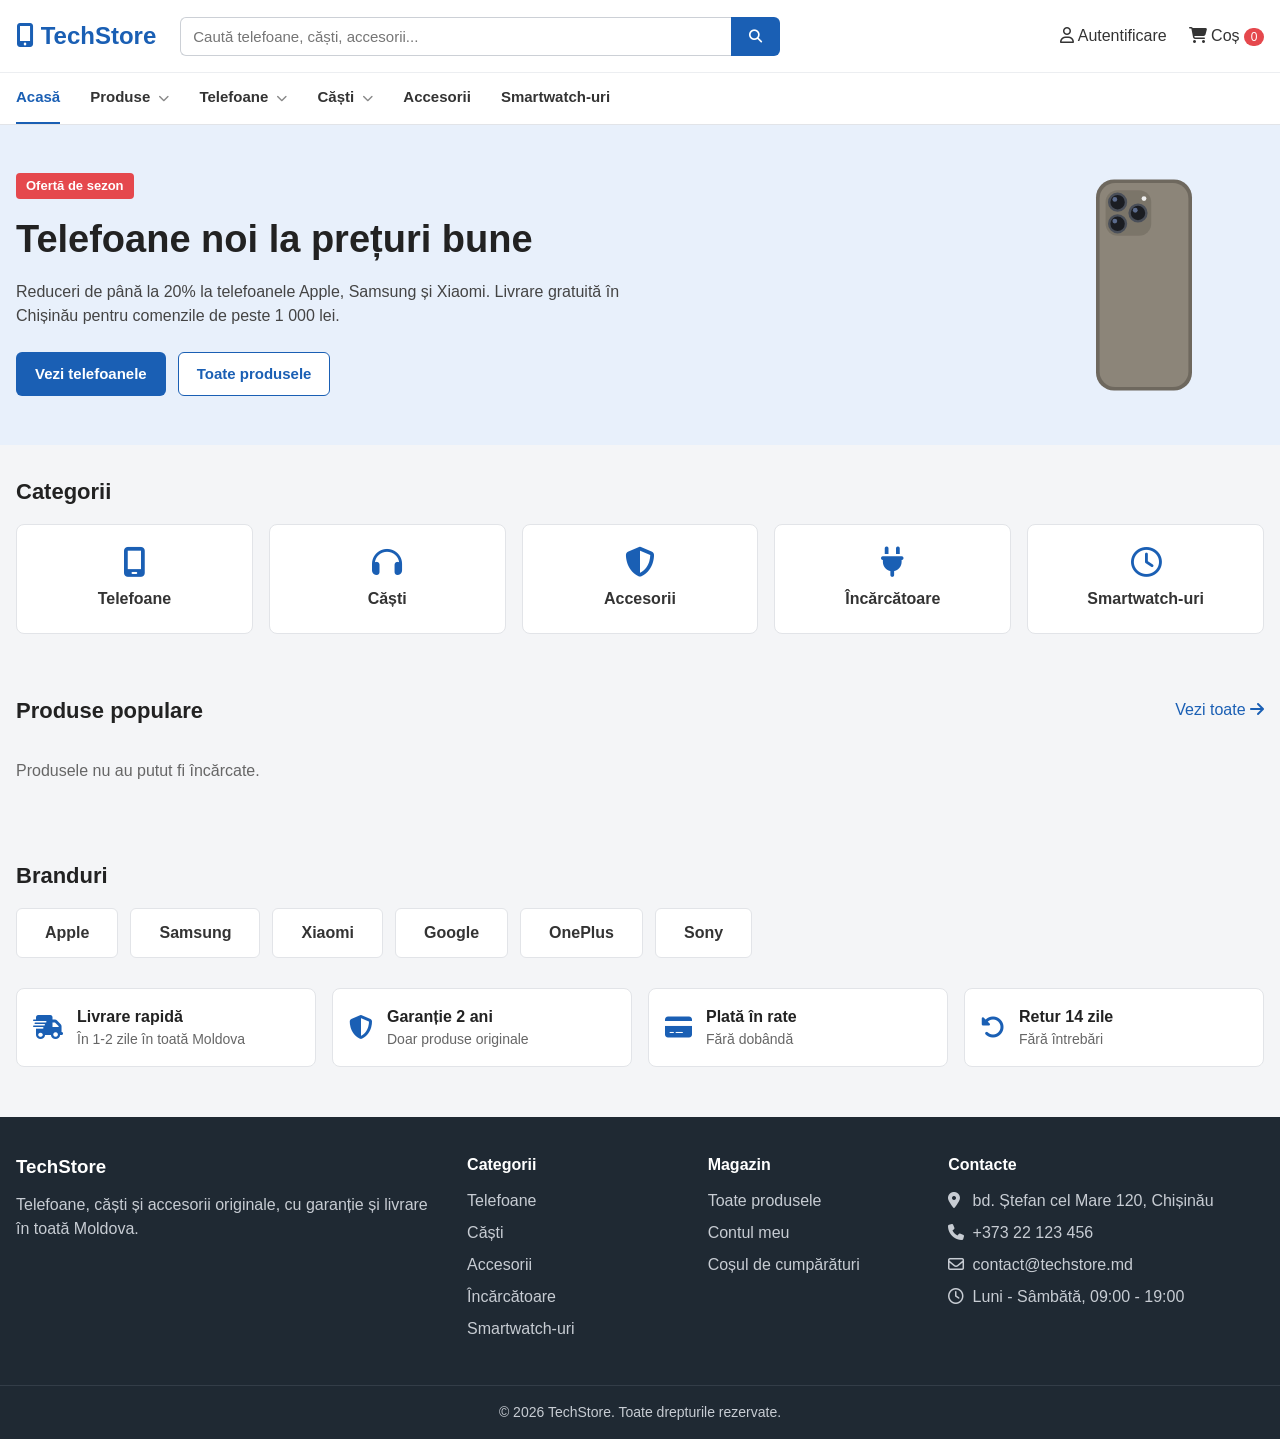
<file: pages/index.html>
<!DOCTYPE html>
<html lang="ro">
<head>
    <meta charset="UTF-8">
    <meta name="viewport" content="width=device-width, initial-scale=1.0">
    <title>TechStore - Telefoane, căști și accesorii</title>
    <link rel="stylesheet" href="https://cdnjs.cloudflare.com/ajax/libs/font-awesome/6.5.1/css/all.min.css">
    <link rel="stylesheet" href="../public/css/style.css">
</head>
<body>
<header class="header">
    <div class="container header-top">
        <a href="index.html" class="logo"><i class="fa-solid fa-mobile-screen-button"></i> TechStore</a>

        <form class="search" action="product.html">
            <input type="text" name="q" id="search-input" placeholder="Caută telefoane, căști, accesorii..." autocomplete="off">
            <button type="submit" aria-label="Căutare"><i class="fa-solid fa-magnifying-glass"></i></button>
        </form>

        <div class="header-icons">
            <a href="login.html" id="account-link"><i class="fa-regular fa-user"></i> <span>Autentificare</span></a>
            <a href="account.html#cart" class="cart-link">
                <i class="fa-solid fa-cart-shopping"></i> <span>Coș</span>
                <span class="cart-count" id="cart-count">0</span>
            </a>
            <button type="button" class="menu-btn" id="menu-btn" aria-label="Meniu"><i class="fa-solid fa-bars"></i></button>
        </div>
    </div>

    <nav class="nav" id="nav">
        <div class="container nav-list">
            <a href="index.html" class="nav-link" data-page="home">Acasă</a>

            <div class="nav-item">
                <a href="product.html" class="nav-link" data-page="products">Produse <i class="fa-solid fa-chevron-down"></i></a>
                <div class="dropdown">
                    <div class="container dropdown-content">
                        <div class="dropdown-col">
                            <h4>Categorii</h4>
                            <a href="product.html">Toate produsele</a>
                            <a href="category.html?c=Telefoane">Telefoane</a>
                            <a href="category.html?c=Căști">Căști</a>
                            <a href="category.html?c=Accesorii">Accesorii</a>
                            <a href="category.html?c=Încărcătoare">Încărcătoare</a>
                            <a href="category.html?c=Smartwatch-uri">Smartwatch-uri</a>
                        </div>
                    </div>
                </div>
            </div>

            <div class="nav-item">
                <a href="category.html?c=Telefoane" class="nav-link" data-page="Telefoane">Telefoane <i class="fa-solid fa-chevron-down"></i></a>
                <div class="dropdown">
                    <div class="container dropdown-content">
                        <div class="dropdown-col">
                            <h4>Branduri</h4>
                            <a href="category.html?c=Telefoane&amp;brand=Apple">Apple</a>
                            <a href="category.html?c=Telefoane&amp;brand=Samsung">Samsung</a>
                            <a href="category.html?c=Telefoane&amp;brand=Xiaomi">Xiaomi</a>
                            <a href="category.html?c=Telefoane&amp;brand=Google">Google</a>
                            <a href="category.html?c=Telefoane&amp;brand=OnePlus">OnePlus</a>
                        </div>
                        <div class="dropdown-col">
                            <h4>Memorie</h4>
                            <a href="category.html?c=Telefoane&amp;memory=64%20GB">64 GB</a>
                            <a href="category.html?c=Telefoane&amp;memory=128%20GB">128 GB</a>
                            <a href="category.html?c=Telefoane&amp;memory=256%20GB">256 GB</a>
                            <a href="category.html?c=Telefoane&amp;memory=512%20GB">512 GB</a>
                            <a href="category.html?c=Telefoane&amp;memory=1%20TB">1 TB</a>
                        </div>
                        <div class="dropdown-col">
                            <h4>Telefoane</h4>
                            <a href="category.html?c=Telefoane">Toate telefoanele</a>
                            <a href="category.html?c=Accesorii">Huse și sticle de protecție</a>
                            <a href="category.html?c=Încărcătoare">Încărcătoare</a>
                        </div>
                    </div>
                </div>
            </div>

            <div class="nav-item">
                <a href="category.html?c=Căști" class="nav-link" data-page="Căști">Căști <i class="fa-solid fa-chevron-down"></i></a>
                <div class="dropdown">
                    <div class="container dropdown-content">
                        <div class="dropdown-col">
                            <h4>Tip</h4>
                            <a href="category.html?c=Căști&amp;type=In-ear">In-ear</a>
                            <a href="category.html?c=Căști&amp;type=Over-ear">Over-ear</a>
                        </div>
                        <div class="dropdown-col">
                            <h4>Branduri</h4>
                            <a href="category.html?c=Căști&amp;brand=Apple">Apple</a>
                            <a href="category.html?c=Căști&amp;brand=Samsung">Samsung</a>
                            <a href="category.html?c=Căști&amp;brand=Sony">Sony</a>
                        </div>
                        <div class="dropdown-col">
                            <h4>Căști</h4>
                            <a href="category.html?c=Căști">Toate căștile</a>
                        </div>
                    </div>
                </div>
            </div>

            <a href="category.html?c=Accesorii" class="nav-link" data-page="Accesorii">Accesorii</a>
            <a href="category.html?c=Smartwatch-uri" class="nav-link" data-page="Smartwatch-uri">Smartwatch-uri</a>
        </div>
    </nav>
</header>

<main>
    <section class="banner">
        <div class="container banner-content">
            <div class="banner-text">
                <span class="banner-label">Ofertă de sezon</span>
                <h1>Telefoane noi la prețuri bune</h1>
                <p>Reduceri de până la 20% la telefoanele Apple, Samsung și Xiaomi. Livrare gratuită în Chișinău pentru comenzile de peste 1 000 lei.</p>
                <div class="banner-buttons">
                    <a href="category.html?c=Telefoane" class="btn btn-primary">Vezi telefoanele</a>
                    <a href="product.html" class="btn btn-outline">Toate produsele</a>
                </div>
            </div>
            <img src="../public/images/products/apple-iphone-15-pro.svg" alt="iPhone 15 Pro" class="banner-image">
        </div>
    </section>

    <section class="container section">
        <h2>Categorii</h2>
        <div class="categories">
            <a href="category.html?c=Telefoane" class="category-card"><i class="fa-solid fa-mobile-screen"></i><span>Telefoane</span></a>
            <a href="category.html?c=Căști" class="category-card"><i class="fa-solid fa-headphones"></i><span>Căști</span></a>
            <a href="category.html?c=Accesorii" class="category-card"><i class="fa-solid fa-shield-halved"></i><span>Accesorii</span></a>
            <a href="category.html?c=Încărcătoare" class="category-card"><i class="fa-solid fa-plug"></i><span>Încărcătoare</span></a>
            <a href="category.html?c=Smartwatch-uri" class="category-card"><i class="fa-regular fa-clock"></i><span>Smartwatch-uri</span></a>
        </div>
    </section>

    <section class="container section">
        <div class="section-title">
            <h2>Produse populare</h2>
            <a href="product.html">Vezi toate <i class="fa-solid fa-arrow-right"></i></a>
        </div>
        <div class="product-grid" id="popular-products">
            <p class="empty">Se încarcă...</p>
        </div>
    </section>

    <section class="container section">
        <h2>Branduri</h2>
        <div class="brands">
            <a href="category.html?c=Telefoane&amp;brand=Apple">Apple</a>
            <a href="category.html?c=Telefoane&amp;brand=Samsung">Samsung</a>
            <a href="category.html?c=Telefoane&amp;brand=Xiaomi">Xiaomi</a>
            <a href="category.html?c=Telefoane&amp;brand=Google">Google</a>
            <a href="category.html?c=Telefoane&amp;brand=OnePlus">OnePlus</a>
            <a href="category.html?c=Căști&amp;brand=Sony">Sony</a>
        </div>
    </section>

    <section class="container features">
        <div class="feature"><i class="fa-solid fa-truck-fast"></i><div><strong>Livrare rapidă</strong><span>În 1-2 zile în toată Moldova</span></div></div>
        <div class="feature"><i class="fa-solid fa-shield-halved"></i><div><strong>Garanție 2 ani</strong><span>Doar produse originale</span></div></div>
        <div class="feature"><i class="fa-solid fa-credit-card"></i><div><strong>Plată în rate</strong><span>Fără dobândă</span></div></div>
        <div class="feature"><i class="fa-solid fa-rotate-left"></i><div><strong>Retur 14 zile</strong><span>Fără întrebări</span></div></div>
    </section>
</main>

<footer class="footer">
    <div class="container footer-content">
        <div>
            <h3>TechStore</h3>
            <p>Telefoane, căști și accesorii originale, cu garanție și livrare în toată Moldova.</p>
        </div>
        <div>
            <h4>Categorii</h4>
            <a href="category.html?c=Telefoane">Telefoane</a>
            <a href="category.html?c=Căști">Căști</a>
            <a href="category.html?c=Accesorii">Accesorii</a>
            <a href="category.html?c=Încărcătoare">Încărcătoare</a>
            <a href="category.html?c=Smartwatch-uri">Smartwatch-uri</a>
        </div>
        <div>
            <h4>Magazin</h4>
            <a href="product.html">Toate produsele</a>
            <a href="account.html">Contul meu</a>
            <a href="account.html#cart">Coșul de cumpărături</a>
        </div>
        <div>
            <h4>Contacte</h4>
            <p><i class="fa-solid fa-location-dot"></i> bd. Ștefan cel Mare 120, Chișinău</p>
            <p><i class="fa-solid fa-phone"></i> +373 22 123 456</p>
            <p><i class="fa-regular fa-envelope"></i> contact@techstore.md</p>
            <p><i class="fa-regular fa-clock"></i> Luni - Sâmbătă, 09:00 - 19:00</p>
        </div>
    </div>
    <div class="footer-bottom">&copy; 2026 TechStore. Toate drepturile rezervate.</div>
</footer>

<div class="message" id="message" hidden></div>

<script src="../public/js/index.js"></script>
</body>
</html>
</file>
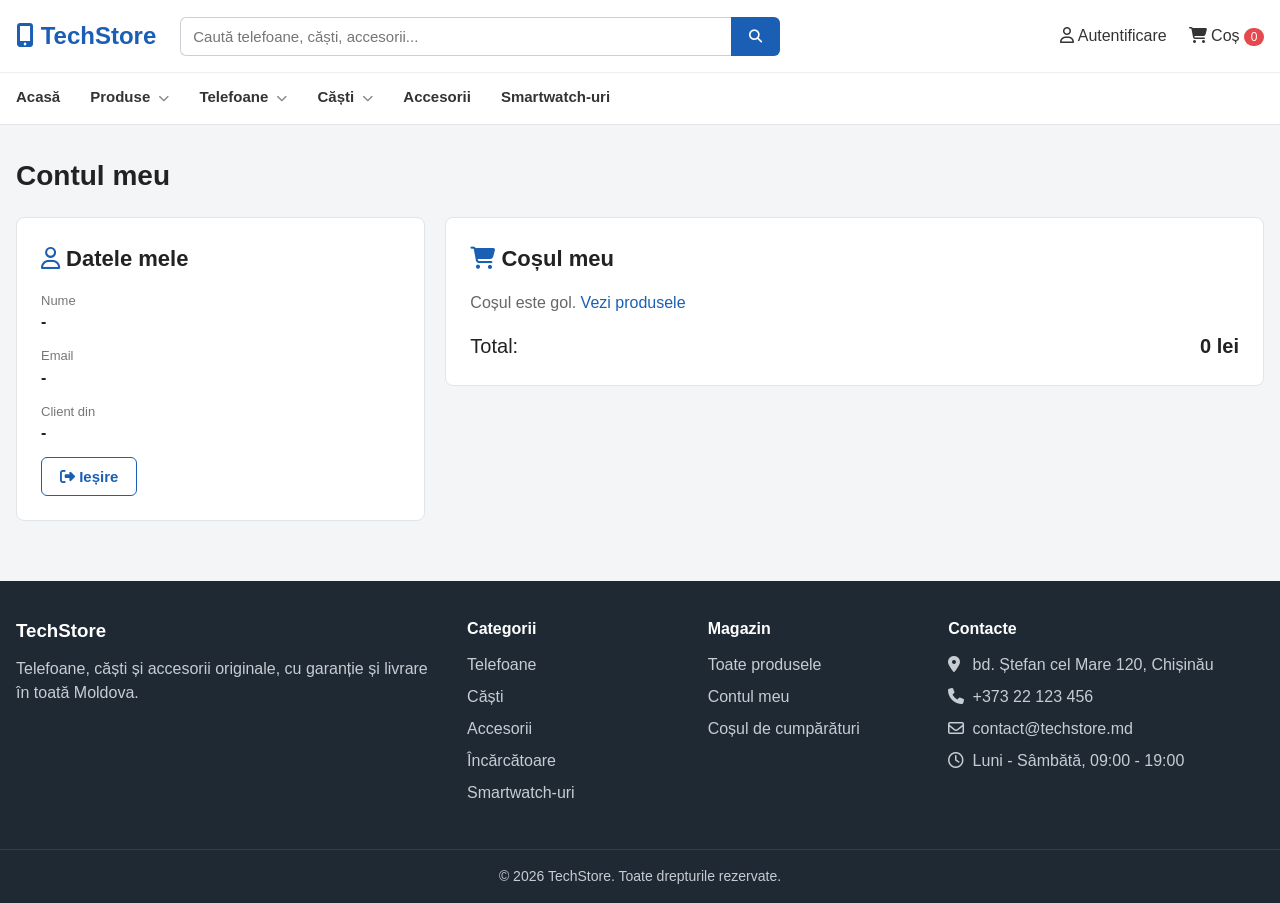
<file: pages/account.html>
<!DOCTYPE html>
<html lang="ro">
<head>
    <meta charset="UTF-8">
    <meta name="viewport" content="width=device-width, initial-scale=1.0">
    <title>Contul meu - TechStore</title>
    <link rel="stylesheet" href="https://cdnjs.cloudflare.com/ajax/libs/font-awesome/6.5.1/css/all.min.css">
    <link rel="stylesheet" href="../public/css/style.css">
</head>
<body>
<header class="header">
    <div class="container header-top">
        <a href="index.html" class="logo"><i class="fa-solid fa-mobile-screen-button"></i> TechStore</a>

        <form class="search" action="product.html">
            <input type="text" name="q" id="search-input" placeholder="Caută telefoane, căști, accesorii..." autocomplete="off">
            <button type="submit" aria-label="Căutare"><i class="fa-solid fa-magnifying-glass"></i></button>
        </form>

        <div class="header-icons">
            <a href="login.html" id="account-link"><i class="fa-regular fa-user"></i> <span>Autentificare</span></a>
            <a href="account.html#cart" class="cart-link">
                <i class="fa-solid fa-cart-shopping"></i> <span>Coș</span>
                <span class="cart-count" id="cart-count">0</span>
            </a>
            <button type="button" class="menu-btn" id="menu-btn" aria-label="Meniu"><i class="fa-solid fa-bars"></i></button>
        </div>
    </div>

    <nav class="nav" id="nav">
        <div class="container nav-list">
            <a href="index.html" class="nav-link" data-page="home">Acasă</a>

            <div class="nav-item">
                <a href="product.html" class="nav-link" data-page="products">Produse <i class="fa-solid fa-chevron-down"></i></a>
                <div class="dropdown">
                    <div class="container dropdown-content">
                        <div class="dropdown-col">
                            <h4>Categorii</h4>
                            <a href="product.html">Toate produsele</a>
                            <a href="category.html?c=Telefoane">Telefoane</a>
                            <a href="category.html?c=Căști">Căști</a>
                            <a href="category.html?c=Accesorii">Accesorii</a>
                            <a href="category.html?c=Încărcătoare">Încărcătoare</a>
                            <a href="category.html?c=Smartwatch-uri">Smartwatch-uri</a>
                        </div>
                    </div>
                </div>
            </div>

            <div class="nav-item">
                <a href="category.html?c=Telefoane" class="nav-link" data-page="Telefoane">Telefoane <i class="fa-solid fa-chevron-down"></i></a>
                <div class="dropdown">
                    <div class="container dropdown-content">
                        <div class="dropdown-col">
                            <h4>Branduri</h4>
                            <a href="category.html?c=Telefoane&amp;brand=Apple">Apple</a>
                            <a href="category.html?c=Telefoane&amp;brand=Samsung">Samsung</a>
                            <a href="category.html?c=Telefoane&amp;brand=Xiaomi">Xiaomi</a>
                            <a href="category.html?c=Telefoane&amp;brand=Google">Google</a>
                            <a href="category.html?c=Telefoane&amp;brand=OnePlus">OnePlus</a>
                        </div>
                        <div class="dropdown-col">
                            <h4>Memorie</h4>
                            <a href="category.html?c=Telefoane&amp;memory=64%20GB">64 GB</a>
                            <a href="category.html?c=Telefoane&amp;memory=128%20GB">128 GB</a>
                            <a href="category.html?c=Telefoane&amp;memory=256%20GB">256 GB</a>
                            <a href="category.html?c=Telefoane&amp;memory=512%20GB">512 GB</a>
                            <a href="category.html?c=Telefoane&amp;memory=1%20TB">1 TB</a>
                        </div>
                        <div class="dropdown-col">
                            <h4>Telefoane</h4>
                            <a href="category.html?c=Telefoane">Toate telefoanele</a>
                            <a href="category.html?c=Accesorii">Huse și sticle de protecție</a>
                            <a href="category.html?c=Încărcătoare">Încărcătoare</a>
                        </div>
                    </div>
                </div>
            </div>

            <div class="nav-item">
                <a href="category.html?c=Căști" class="nav-link" data-page="Căști">Căști <i class="fa-solid fa-chevron-down"></i></a>
                <div class="dropdown">
                    <div class="container dropdown-content">
                        <div class="dropdown-col">
                            <h4>Tip</h4>
                            <a href="category.html?c=Căști&amp;type=In-ear">In-ear</a>
                            <a href="category.html?c=Căști&amp;type=Over-ear">Over-ear</a>
                        </div>
                        <div class="dropdown-col">
                            <h4>Branduri</h4>
                            <a href="category.html?c=Căști&amp;brand=Apple">Apple</a>
                            <a href="category.html?c=Căști&amp;brand=Samsung">Samsung</a>
                            <a href="category.html?c=Căști&amp;brand=Sony">Sony</a>
                        </div>
                        <div class="dropdown-col">
                            <h4>Căști</h4>
                            <a href="category.html?c=Căști">Toate căștile</a>
                        </div>
                    </div>
                </div>
            </div>

            <a href="category.html?c=Accesorii" class="nav-link" data-page="Accesorii">Accesorii</a>
            <a href="category.html?c=Smartwatch-uri" class="nav-link" data-page="Smartwatch-uri">Smartwatch-uri</a>
        </div>
    </nav>
</header>

<main class="container section">
    <h1>Contul meu</h1>

    <div class="account">
        <div class="box">
            <h2><i class="fa-regular fa-user"></i> Datele mele</h2>
            <p><span class="label">Nume</span> <strong id="user-name">-</strong></p>
            <p><span class="label">Email</span> <strong id="user-email">-</strong></p>
            <p><span class="label">Client din</span> <strong id="user-date">-</strong></p>
            <button type="button" class="btn btn-outline" id="logout-btn"><i class="fa-solid fa-right-from-bracket"></i> Ieșire</button>
        </div>

        <div class="box" id="cart">
            <h2><i class="fa-solid fa-cart-shopping"></i> Coșul meu</h2>
            <div id="cart-list"></div>
            <div class="cart-total">
                <span>Total:</span>
                <strong id="cart-total">0 lei</strong>
            </div>
        </div>
    </div>
</main>

<footer class="footer">
    <div class="container footer-content">
        <div>
            <h3>TechStore</h3>
            <p>Telefoane, căști și accesorii originale, cu garanție și livrare în toată Moldova.</p>
        </div>
        <div>
            <h4>Categorii</h4>
            <a href="category.html?c=Telefoane">Telefoane</a>
            <a href="category.html?c=Căști">Căști</a>
            <a href="category.html?c=Accesorii">Accesorii</a>
            <a href="category.html?c=Încărcătoare">Încărcătoare</a>
            <a href="category.html?c=Smartwatch-uri">Smartwatch-uri</a>
        </div>
        <div>
            <h4>Magazin</h4>
            <a href="product.html">Toate produsele</a>
            <a href="account.html">Contul meu</a>
            <a href="account.html#cart">Coșul de cumpărături</a>
        </div>
        <div>
            <h4>Contacte</h4>
            <p><i class="fa-solid fa-location-dot"></i> bd. Ștefan cel Mare 120, Chișinău</p>
            <p><i class="fa-solid fa-phone"></i> +373 22 123 456</p>
            <p><i class="fa-regular fa-envelope"></i> contact@techstore.md</p>
            <p><i class="fa-regular fa-clock"></i> Luni - Sâmbătă, 09:00 - 19:00</p>
        </div>
    </div>
    <div class="footer-bottom">&copy; 2026 TechStore. Toate drepturile rezervate.</div>
</footer>

<div class="message" id="message" hidden></div>

<script src="../public/js/index.js"></script>
<script src="../public/js/account.js"></script>
</body>
</html>
</file>
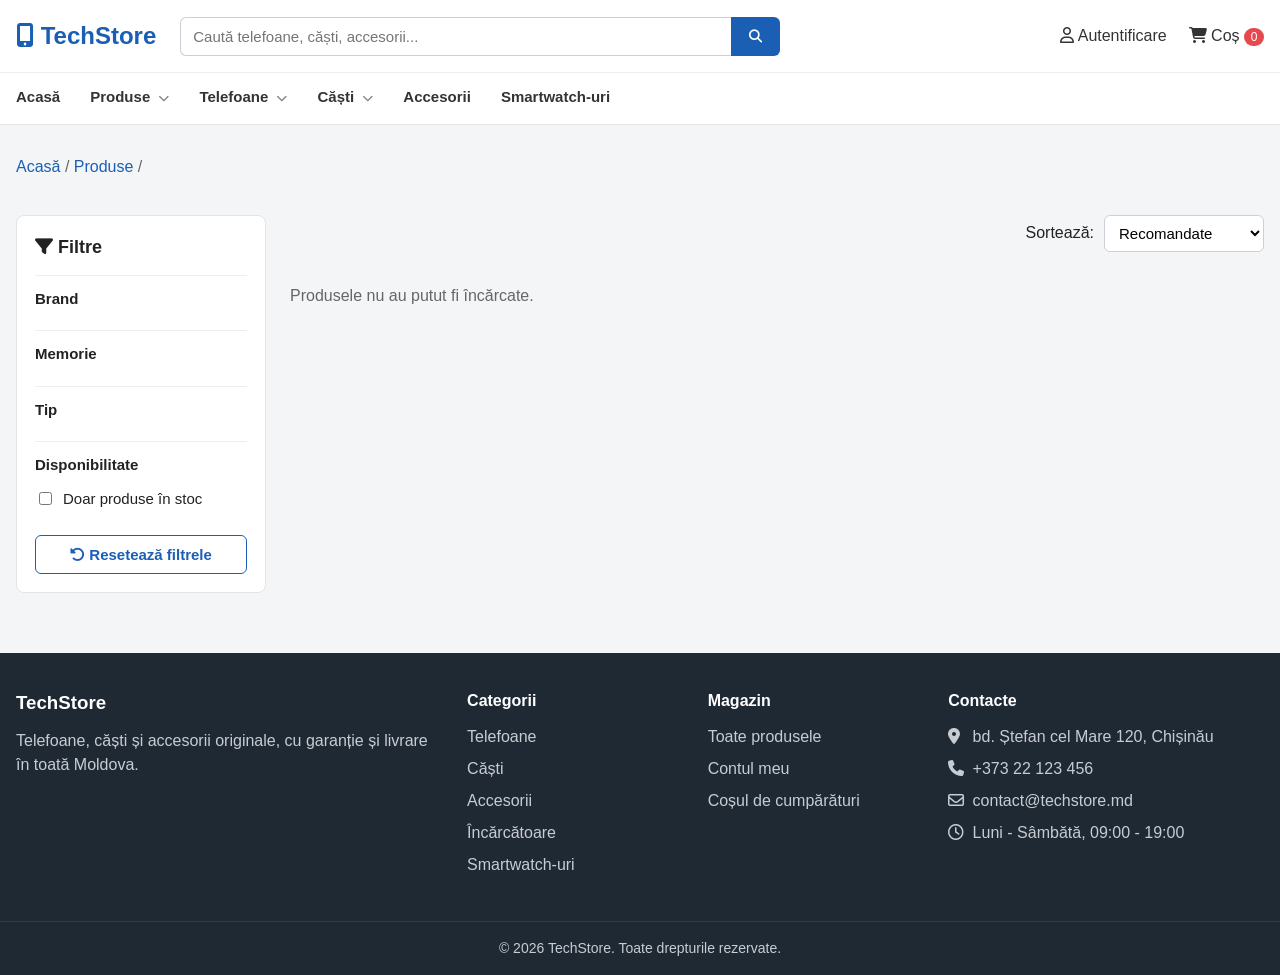
<file: pages/category.html>
<!DOCTYPE html>
<html lang="ro">
<head>
    <meta charset="UTF-8">
    <meta name="viewport" content="width=device-width, initial-scale=1.0">
    <title>Categorie - TechStore</title>
    <link rel="stylesheet" href="https://cdnjs.cloudflare.com/ajax/libs/font-awesome/6.5.1/css/all.min.css">
    <link rel="stylesheet" href="../public/css/style.css">
</head>
<body>
<header class="header">
    <div class="container header-top">
        <a href="index.html" class="logo"><i class="fa-solid fa-mobile-screen-button"></i> TechStore</a>

        <form class="search" action="product.html">
            <input type="text" name="q" id="search-input" placeholder="Caută telefoane, căști, accesorii..." autocomplete="off">
            <button type="submit" aria-label="Căutare"><i class="fa-solid fa-magnifying-glass"></i></button>
        </form>

        <div class="header-icons">
            <a href="login.html" id="account-link"><i class="fa-regular fa-user"></i> <span>Autentificare</span></a>
            <a href="account.html#cart" class="cart-link">
                <i class="fa-solid fa-cart-shopping"></i> <span>Coș</span>
                <span class="cart-count" id="cart-count">0</span>
            </a>
            <button type="button" class="menu-btn" id="menu-btn" aria-label="Meniu"><i class="fa-solid fa-bars"></i></button>
        </div>
    </div>

    <nav class="nav" id="nav">
        <div class="container nav-list">
            <a href="index.html" class="nav-link" data-page="home">Acasă</a>

            <div class="nav-item">
                <a href="product.html" class="nav-link" data-page="products">Produse <i class="fa-solid fa-chevron-down"></i></a>
                <div class="dropdown">
                    <div class="container dropdown-content">
                        <div class="dropdown-col">
                            <h4>Categorii</h4>
                            <a href="product.html">Toate produsele</a>
                            <a href="category.html?c=Telefoane">Telefoane</a>
                            <a href="category.html?c=Căști">Căști</a>
                            <a href="category.html?c=Accesorii">Accesorii</a>
                            <a href="category.html?c=Încărcătoare">Încărcătoare</a>
                            <a href="category.html?c=Smartwatch-uri">Smartwatch-uri</a>
                        </div>
                    </div>
                </div>
            </div>

            <div class="nav-item">
                <a href="category.html?c=Telefoane" class="nav-link" data-page="Telefoane">Telefoane <i class="fa-solid fa-chevron-down"></i></a>
                <div class="dropdown">
                    <div class="container dropdown-content">
                        <div class="dropdown-col">
                            <h4>Branduri</h4>
                            <a href="category.html?c=Telefoane&amp;brand=Apple">Apple</a>
                            <a href="category.html?c=Telefoane&amp;brand=Samsung">Samsung</a>
                            <a href="category.html?c=Telefoane&amp;brand=Xiaomi">Xiaomi</a>
                            <a href="category.html?c=Telefoane&amp;brand=Google">Google</a>
                            <a href="category.html?c=Telefoane&amp;brand=OnePlus">OnePlus</a>
                        </div>
                        <div class="dropdown-col">
                            <h4>Memorie</h4>
                            <a href="category.html?c=Telefoane&amp;memory=64%20GB">64 GB</a>
                            <a href="category.html?c=Telefoane&amp;memory=128%20GB">128 GB</a>
                            <a href="category.html?c=Telefoane&amp;memory=256%20GB">256 GB</a>
                            <a href="category.html?c=Telefoane&amp;memory=512%20GB">512 GB</a>
                            <a href="category.html?c=Telefoane&amp;memory=1%20TB">1 TB</a>
                        </div>
                        <div class="dropdown-col">
                            <h4>Telefoane</h4>
                            <a href="category.html?c=Telefoane">Toate telefoanele</a>
                            <a href="category.html?c=Accesorii">Huse și sticle de protecție</a>
                            <a href="category.html?c=Încărcătoare">Încărcătoare</a>
                        </div>
                    </div>
                </div>
            </div>

            <div class="nav-item">
                <a href="category.html?c=Căști" class="nav-link" data-page="Căști">Căști <i class="fa-solid fa-chevron-down"></i></a>
                <div class="dropdown">
                    <div class="container dropdown-content">
                        <div class="dropdown-col">
                            <h4>Tip</h4>
                            <a href="category.html?c=Căști&amp;type=In-ear">In-ear</a>
                            <a href="category.html?c=Căști&amp;type=Over-ear">Over-ear</a>
                        </div>
                        <div class="dropdown-col">
                            <h4>Branduri</h4>
                            <a href="category.html?c=Căști&amp;brand=Apple">Apple</a>
                            <a href="category.html?c=Căști&amp;brand=Samsung">Samsung</a>
                            <a href="category.html?c=Căști&amp;brand=Sony">Sony</a>
                        </div>
                        <div class="dropdown-col">
                            <h4>Căști</h4>
                            <a href="category.html?c=Căști">Toate căștile</a>
                        </div>
                    </div>
                </div>
            </div>

            <a href="category.html?c=Accesorii" class="nav-link" data-page="Accesorii">Accesorii</a>
            <a href="category.html?c=Smartwatch-uri" class="nav-link" data-page="Smartwatch-uri">Smartwatch-uri</a>
        </div>
    </nav>
</header>

<main class="container section">
    <p class="breadcrumbs" id="breadcrumbs"><a href="index.html">Acasă</a> / <span>Categorie</span></p>

    <div class="page-head">
        <h1 id="page-title">Categorie</h1>
        <span class="products-count" id="products-count"></span>
    </div>

    <div class="catalog">
        <aside class="sidebar">
            <h3 class="sidebar-title"><i class="fa-solid fa-filter"></i> Filtre</h3>

            <div class="filter-box" id="brand-box">
                <h4>Brand</h4>
                <div id="brand-filter"></div>
            </div>

            <div class="filter-box" id="memory-box">
                <h4>Memorie</h4>
                <div id="memory-filter"></div>
            </div>

            <div class="filter-box" id="type-box">
                <h4>Tip</h4>
                <div id="type-filter"></div>
            </div>

            <div class="filter-box">
                <h4>Disponibilitate</h4>
                <label class="check"><input type="checkbox" id="in-stock"> Doar produse în stoc</label>
            </div>

            <button type="button" class="btn btn-outline btn-full" id="reset-filters"><i class="fa-solid fa-rotate-left"></i> Resetează filtrele</button>
        </aside>

        <div class="catalog-main">
            <div class="toolbar">
                <label for="sort">Sortează:</label>
                <select id="sort">
                    <option value="default">Recomandate</option>
                    <option value="price-asc">Preț crescător</option>
                    <option value="price-desc">Preț descrescător</option>
                    <option value="name">După nume</option>
                </select>
            </div>

            <div class="product-grid" id="product-list">
                <p class="empty">Se încarcă...</p>
            </div>
        </div>
    </div>
</main>

<footer class="footer">
    <div class="container footer-content">
        <div>
            <h3>TechStore</h3>
            <p>Telefoane, căști și accesorii originale, cu garanție și livrare în toată Moldova.</p>
        </div>
        <div>
            <h4>Categorii</h4>
            <a href="category.html?c=Telefoane">Telefoane</a>
            <a href="category.html?c=Căști">Căști</a>
            <a href="category.html?c=Accesorii">Accesorii</a>
            <a href="category.html?c=Încărcătoare">Încărcătoare</a>
            <a href="category.html?c=Smartwatch-uri">Smartwatch-uri</a>
        </div>
        <div>
            <h4>Magazin</h4>
            <a href="product.html">Toate produsele</a>
            <a href="account.html">Contul meu</a>
            <a href="account.html#cart">Coșul de cumpărături</a>
        </div>
        <div>
            <h4>Contacte</h4>
            <p><i class="fa-solid fa-location-dot"></i> bd. Ștefan cel Mare 120, Chișinău</p>
            <p><i class="fa-solid fa-phone"></i> +373 22 123 456</p>
            <p><i class="fa-regular fa-envelope"></i> contact@techstore.md</p>
            <p><i class="fa-regular fa-clock"></i> Luni - Sâmbătă, 09:00 - 19:00</p>
        </div>
    </div>
    <div class="footer-bottom">&copy; 2026 TechStore. Toate drepturile rezervate.</div>
</footer>

<div class="message" id="message" hidden></div>

<script src="../public/js/index.js"></script>
<script src="../public/js/products.js"></script>
</body>
</html>
</file>
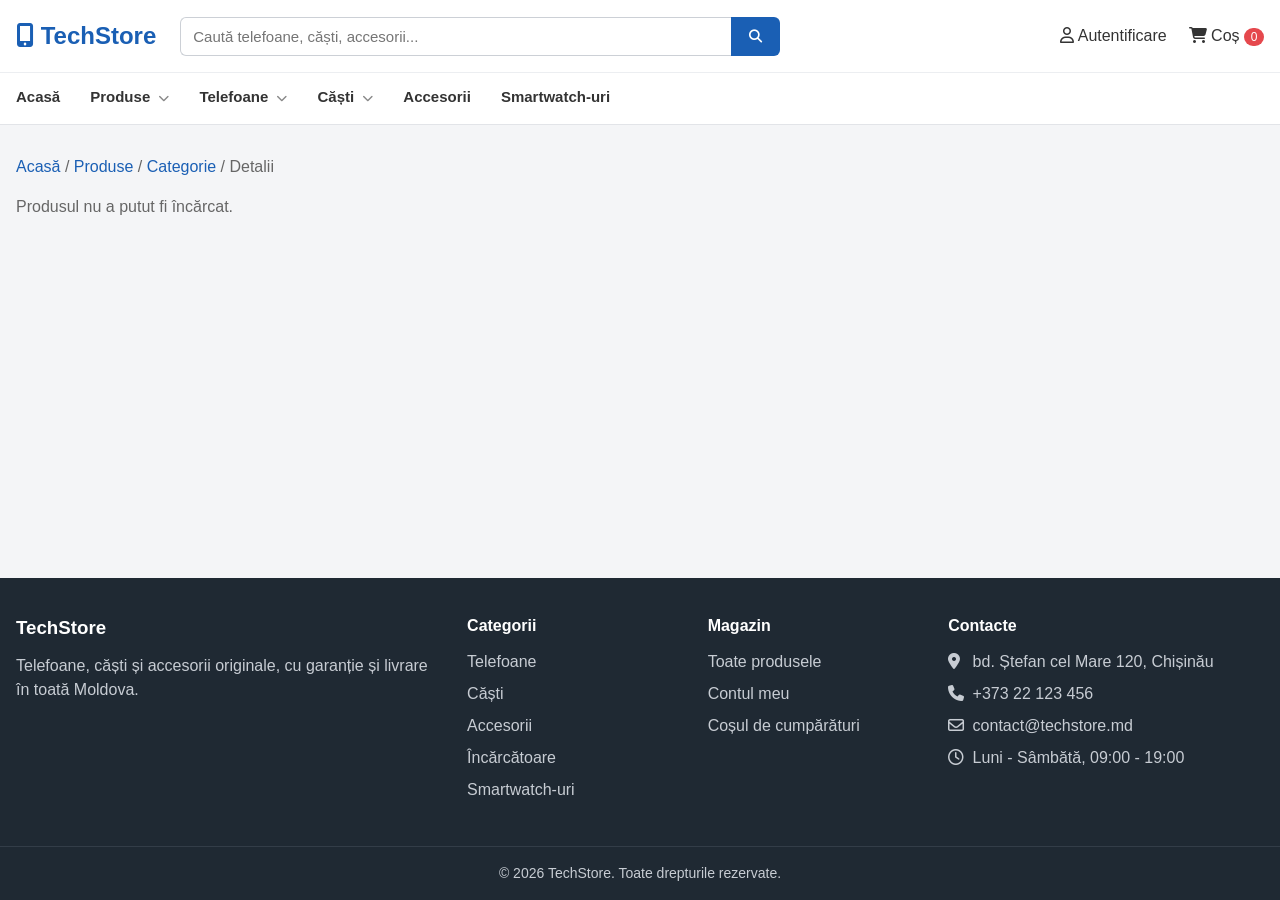
<file: pages/details.html>
<!DOCTYPE html>
<html lang="ro">
<head>
    <meta charset="UTF-8">
    <meta name="viewport" content="width=device-width, initial-scale=1.0">
    <title>Detalii produs - TechStore</title>
    <link rel="stylesheet" href="https://cdnjs.cloudflare.com/ajax/libs/font-awesome/6.5.1/css/all.min.css">
    <link rel="stylesheet" href="../public/css/style.css">
</head>
<body>
<header class="header">
    <div class="container header-top">
        <a href="index.html" class="logo"><i class="fa-solid fa-mobile-screen-button"></i> TechStore</a>

        <form class="search" action="product.html">
            <input type="text" name="q" id="search-input" placeholder="Caută telefoane, căști, accesorii..." autocomplete="off">
            <button type="submit" aria-label="Căutare"><i class="fa-solid fa-magnifying-glass"></i></button>
        </form>

        <div class="header-icons">
            <a href="login.html" id="account-link"><i class="fa-regular fa-user"></i> <span>Autentificare</span></a>
            <a href="account.html#cart" class="cart-link">
                <i class="fa-solid fa-cart-shopping"></i> <span>Coș</span>
                <span class="cart-count" id="cart-count">0</span>
            </a>
            <button type="button" class="menu-btn" id="menu-btn" aria-label="Meniu"><i class="fa-solid fa-bars"></i></button>
        </div>
    </div>

    <nav class="nav" id="nav">
        <div class="container nav-list">
            <a href="index.html" class="nav-link" data-page="home">Acasă</a>

            <div class="nav-item">
                <a href="product.html" class="nav-link" data-page="products">Produse <i class="fa-solid fa-chevron-down"></i></a>
                <div class="dropdown">
                    <div class="container dropdown-content">
                        <div class="dropdown-col">
                            <h4>Categorii</h4>
                            <a href="product.html">Toate produsele</a>
                            <a href="category.html?c=Telefoane">Telefoane</a>
                            <a href="category.html?c=Căști">Căști</a>
                            <a href="category.html?c=Accesorii">Accesorii</a>
                            <a href="category.html?c=Încărcătoare">Încărcătoare</a>
                            <a href="category.html?c=Smartwatch-uri">Smartwatch-uri</a>
                        </div>
                    </div>
                </div>
            </div>

            <div class="nav-item">
                <a href="category.html?c=Telefoane" class="nav-link" data-page="Telefoane">Telefoane <i class="fa-solid fa-chevron-down"></i></a>
                <div class="dropdown">
                    <div class="container dropdown-content">
                        <div class="dropdown-col">
                            <h4>Branduri</h4>
                            <a href="category.html?c=Telefoane&amp;brand=Apple">Apple</a>
                            <a href="category.html?c=Telefoane&amp;brand=Samsung">Samsung</a>
                            <a href="category.html?c=Telefoane&amp;brand=Xiaomi">Xiaomi</a>
                            <a href="category.html?c=Telefoane&amp;brand=Google">Google</a>
                            <a href="category.html?c=Telefoane&amp;brand=OnePlus">OnePlus</a>
                        </div>
                        <div class="dropdown-col">
                            <h4>Memorie</h4>
                            <a href="category.html?c=Telefoane&amp;memory=64%20GB">64 GB</a>
                            <a href="category.html?c=Telefoane&amp;memory=128%20GB">128 GB</a>
                            <a href="category.html?c=Telefoane&amp;memory=256%20GB">256 GB</a>
                            <a href="category.html?c=Telefoane&amp;memory=512%20GB">512 GB</a>
                            <a href="category.html?c=Telefoane&amp;memory=1%20TB">1 TB</a>
                        </div>
                        <div class="dropdown-col">
                            <h4>Telefoane</h4>
                            <a href="category.html?c=Telefoane">Toate telefoanele</a>
                            <a href="category.html?c=Accesorii">Huse și sticle de protecție</a>
                            <a href="category.html?c=Încărcătoare">Încărcătoare</a>
                        </div>
                    </div>
                </div>
            </div>

            <div class="nav-item">
                <a href="category.html?c=Căști" class="nav-link" data-page="Căști">Căști <i class="fa-solid fa-chevron-down"></i></a>
                <div class="dropdown">
                    <div class="container dropdown-content">
                        <div class="dropdown-col">
                            <h4>Tip</h4>
                            <a href="category.html?c=Căști&amp;type=In-ear">In-ear</a>
                            <a href="category.html?c=Căști&amp;type=Over-ear">Over-ear</a>
                        </div>
                        <div class="dropdown-col">
                            <h4>Branduri</h4>
                            <a href="category.html?c=Căști&amp;brand=Apple">Apple</a>
                            <a href="category.html?c=Căști&amp;brand=Samsung">Samsung</a>
                            <a href="category.html?c=Căști&amp;brand=Sony">Sony</a>
                        </div>
                        <div class="dropdown-col">
                            <h4>Căști</h4>
                            <a href="category.html?c=Căști">Toate căștile</a>
                        </div>
                    </div>
                </div>
            </div>

            <a href="category.html?c=Accesorii" class="nav-link" data-page="Accesorii">Accesorii</a>
            <a href="category.html?c=Smartwatch-uri" class="nav-link" data-page="Smartwatch-uri">Smartwatch-uri</a>
        </div>
    </nav>
</header>

<main class="container section">
    <p class="breadcrumbs"><a href="index.html">Acasă</a> / <a href="product.html">Produse</a> / <a href="product.html" id="breadcrumb-category">Categorie</a> / <span id="breadcrumb-name">Detalii</span></p>

    <div id="product-details">
        <p class="empty">Se încarcă...</p>
    </div>

    <section class="similar" id="similar-section" hidden>
        <h2>Produse similare</h2>
        <div class="product-grid" id="similar-products"></div>
    </section>
</main>

<footer class="footer">
    <div class="container footer-content">
        <div>
            <h3>TechStore</h3>
            <p>Telefoane, căști și accesorii originale, cu garanție și livrare în toată Moldova.</p>
        </div>
        <div>
            <h4>Categorii</h4>
            <a href="category.html?c=Telefoane">Telefoane</a>
            <a href="category.html?c=Căști">Căști</a>
            <a href="category.html?c=Accesorii">Accesorii</a>
            <a href="category.html?c=Încărcătoare">Încărcătoare</a>
            <a href="category.html?c=Smartwatch-uri">Smartwatch-uri</a>
        </div>
        <div>
            <h4>Magazin</h4>
            <a href="product.html">Toate produsele</a>
            <a href="account.html">Contul meu</a>
            <a href="account.html#cart">Coșul de cumpărături</a>
        </div>
        <div>
            <h4>Contacte</h4>
            <p><i class="fa-solid fa-location-dot"></i> bd. Ștefan cel Mare 120, Chișinău</p>
            <p><i class="fa-solid fa-phone"></i> +373 22 123 456</p>
            <p><i class="fa-regular fa-envelope"></i> contact@techstore.md</p>
            <p><i class="fa-regular fa-clock"></i> Luni - Sâmbătă, 09:00 - 19:00</p>
        </div>
    </div>
    <div class="footer-bottom">&copy; 2026 TechStore. Toate drepturile rezervate.</div>
</footer>

<div class="message" id="message" hidden></div>

<script src="../public/js/index.js"></script>
<script src="../public/js/details.js"></script>
</body>
</html>
</file>
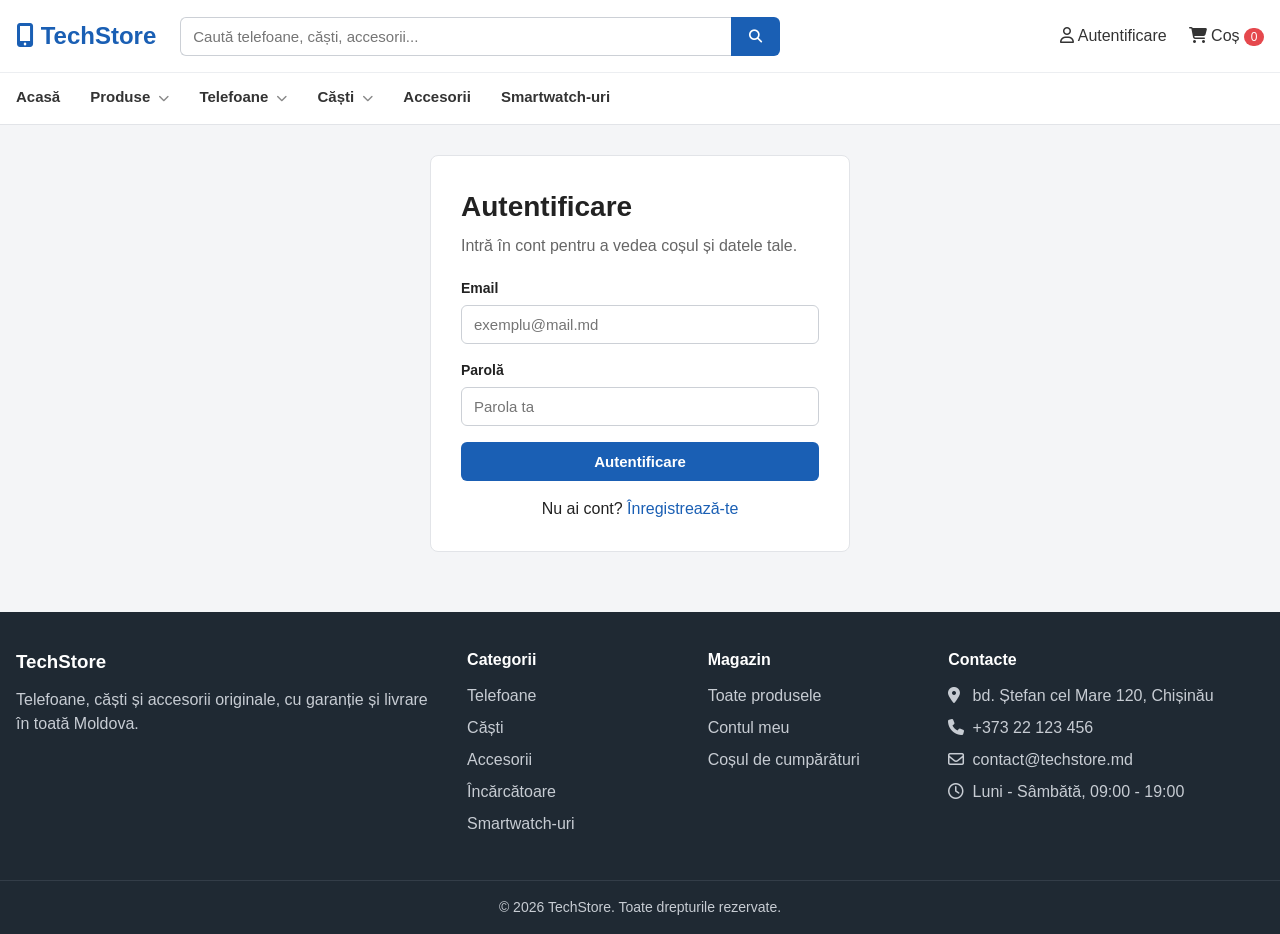
<file: pages/login.html>
<!DOCTYPE html>
<html lang="ro">
<head>
    <meta charset="UTF-8">
    <meta name="viewport" content="width=device-width, initial-scale=1.0">
    <title>Autentificare - TechStore</title>
    <link rel="stylesheet" href="https://cdnjs.cloudflare.com/ajax/libs/font-awesome/6.5.1/css/all.min.css">
    <link rel="stylesheet" href="../public/css/style.css">
</head>
<body>
<header class="header">
    <div class="container header-top">
        <a href="index.html" class="logo"><i class="fa-solid fa-mobile-screen-button"></i> TechStore</a>

        <form class="search" action="product.html">
            <input type="text" name="q" id="search-input" placeholder="Caută telefoane, căști, accesorii..." autocomplete="off">
            <button type="submit" aria-label="Căutare"><i class="fa-solid fa-magnifying-glass"></i></button>
        </form>

        <div class="header-icons">
            <a href="login.html" id="account-link"><i class="fa-regular fa-user"></i> <span>Autentificare</span></a>
            <a href="account.html#cart" class="cart-link">
                <i class="fa-solid fa-cart-shopping"></i> <span>Coș</span>
                <span class="cart-count" id="cart-count">0</span>
            </a>
            <button type="button" class="menu-btn" id="menu-btn" aria-label="Meniu"><i class="fa-solid fa-bars"></i></button>
        </div>
    </div>

    <nav class="nav" id="nav">
        <div class="container nav-list">
            <a href="index.html" class="nav-link" data-page="home">Acasă</a>

            <div class="nav-item">
                <a href="product.html" class="nav-link" data-page="products">Produse <i class="fa-solid fa-chevron-down"></i></a>
                <div class="dropdown">
                    <div class="container dropdown-content">
                        <div class="dropdown-col">
                            <h4>Categorii</h4>
                            <a href="product.html">Toate produsele</a>
                            <a href="category.html?c=Telefoane">Telefoane</a>
                            <a href="category.html?c=Căști">Căști</a>
                            <a href="category.html?c=Accesorii">Accesorii</a>
                            <a href="category.html?c=Încărcătoare">Încărcătoare</a>
                            <a href="category.html?c=Smartwatch-uri">Smartwatch-uri</a>
                        </div>
                    </div>
                </div>
            </div>

            <div class="nav-item">
                <a href="category.html?c=Telefoane" class="nav-link" data-page="Telefoane">Telefoane <i class="fa-solid fa-chevron-down"></i></a>
                <div class="dropdown">
                    <div class="container dropdown-content">
                        <div class="dropdown-col">
                            <h4>Branduri</h4>
                            <a href="category.html?c=Telefoane&amp;brand=Apple">Apple</a>
                            <a href="category.html?c=Telefoane&amp;brand=Samsung">Samsung</a>
                            <a href="category.html?c=Telefoane&amp;brand=Xiaomi">Xiaomi</a>
                            <a href="category.html?c=Telefoane&amp;brand=Google">Google</a>
                            <a href="category.html?c=Telefoane&amp;brand=OnePlus">OnePlus</a>
                        </div>
                        <div class="dropdown-col">
                            <h4>Memorie</h4>
                            <a href="category.html?c=Telefoane&amp;memory=64%20GB">64 GB</a>
                            <a href="category.html?c=Telefoane&amp;memory=128%20GB">128 GB</a>
                            <a href="category.html?c=Telefoane&amp;memory=256%20GB">256 GB</a>
                            <a href="category.html?c=Telefoane&amp;memory=512%20GB">512 GB</a>
                            <a href="category.html?c=Telefoane&amp;memory=1%20TB">1 TB</a>
                        </div>
                        <div class="dropdown-col">
                            <h4>Telefoane</h4>
                            <a href="category.html?c=Telefoane">Toate telefoanele</a>
                            <a href="category.html?c=Accesorii">Huse și sticle de protecție</a>
                            <a href="category.html?c=Încărcătoare">Încărcătoare</a>
                        </div>
                    </div>
                </div>
            </div>

            <div class="nav-item">
                <a href="category.html?c=Căști" class="nav-link" data-page="Căști">Căști <i class="fa-solid fa-chevron-down"></i></a>
                <div class="dropdown">
                    <div class="container dropdown-content">
                        <div class="dropdown-col">
                            <h4>Tip</h4>
                            <a href="category.html?c=Căști&amp;type=In-ear">In-ear</a>
                            <a href="category.html?c=Căști&amp;type=Over-ear">Over-ear</a>
                        </div>
                        <div class="dropdown-col">
                            <h4>Branduri</h4>
                            <a href="category.html?c=Căști&amp;brand=Apple">Apple</a>
                            <a href="category.html?c=Căști&amp;brand=Samsung">Samsung</a>
                            <a href="category.html?c=Căști&amp;brand=Sony">Sony</a>
                        </div>
                        <div class="dropdown-col">
                            <h4>Căști</h4>
                            <a href="category.html?c=Căști">Toate căștile</a>
                        </div>
                    </div>
                </div>
            </div>

            <a href="category.html?c=Accesorii" class="nav-link" data-page="Accesorii">Accesorii</a>
            <a href="category.html?c=Smartwatch-uri" class="nav-link" data-page="Smartwatch-uri">Smartwatch-uri</a>
        </div>
    </nav>
</header>

<main class="container section">
    <form class="form-box" id="login-form">
        <h1>Autentificare</h1>
        <p class="form-text">Intră în cont pentru a vedea coșul și datele tale.</p>

        <div class="form-error" id="form-error" hidden></div>

        <label for="email">Email</label>
        <input type="email" id="email" name="email" placeholder="exemplu@mail.md" required>

        <label for="password">Parolă</label>
        <input type="password" id="password" name="password" placeholder="Parola ta" required>

        <button type="submit" class="btn btn-primary btn-full">Autentificare</button>

        <p class="form-link">Nu ai cont? <a href="register.html">Înregistrează-te</a></p>
    </form>
</main>

<footer class="footer">
    <div class="container footer-content">
        <div>
            <h3>TechStore</h3>
            <p>Telefoane, căști și accesorii originale, cu garanție și livrare în toată Moldova.</p>
        </div>
        <div>
            <h4>Categorii</h4>
            <a href="category.html?c=Telefoane">Telefoane</a>
            <a href="category.html?c=Căști">Căști</a>
            <a href="category.html?c=Accesorii">Accesorii</a>
            <a href="category.html?c=Încărcătoare">Încărcătoare</a>
            <a href="category.html?c=Smartwatch-uri">Smartwatch-uri</a>
        </div>
        <div>
            <h4>Magazin</h4>
            <a href="product.html">Toate produsele</a>
            <a href="account.html">Contul meu</a>
            <a href="account.html#cart">Coșul de cumpărături</a>
        </div>
        <div>
            <h4>Contacte</h4>
            <p><i class="fa-solid fa-location-dot"></i> bd. Ștefan cel Mare 120, Chișinău</p>
            <p><i class="fa-solid fa-phone"></i> +373 22 123 456</p>
            <p><i class="fa-regular fa-envelope"></i> contact@techstore.md</p>
            <p><i class="fa-regular fa-clock"></i> Luni - Sâmbătă, 09:00 - 19:00</p>
        </div>
    </div>
    <div class="footer-bottom">&copy; 2026 TechStore. Toate drepturile rezervate.</div>
</footer>

<div class="message" id="message" hidden></div>

<script src="../public/js/index.js"></script>
<script src="../public/js/login.js"></script>
</body>
</html>
</file>
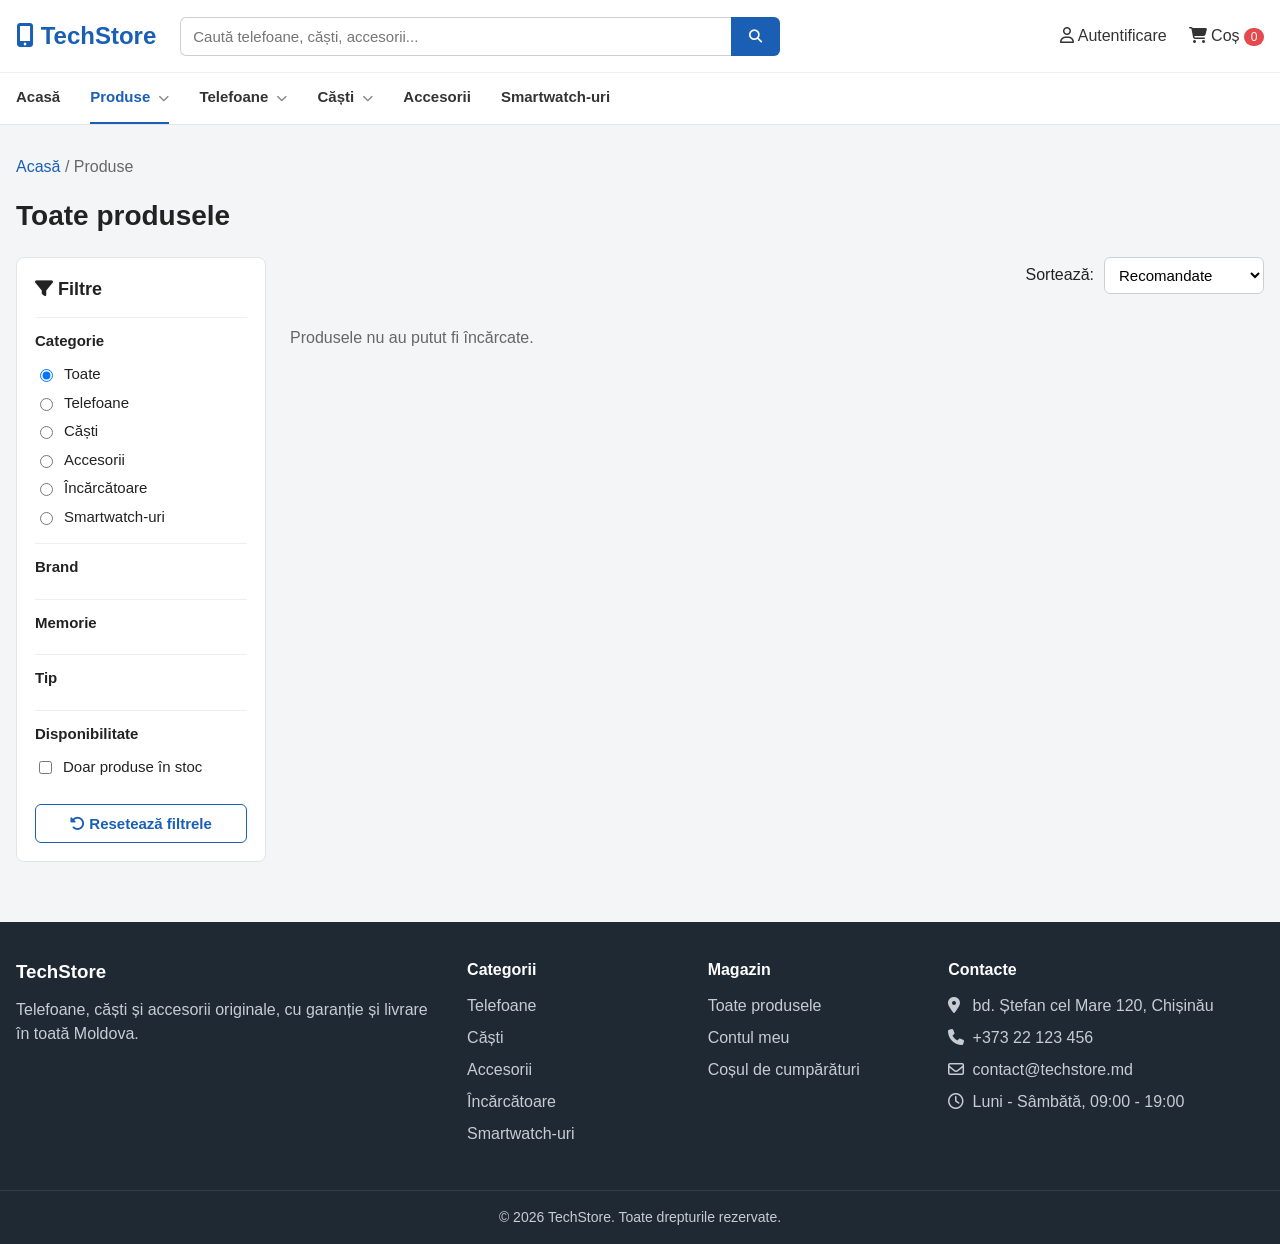
<file: pages/product.html>
<!DOCTYPE html>
<html lang="ro">
<head>
    <meta charset="UTF-8">
    <meta name="viewport" content="width=device-width, initial-scale=1.0">
    <title>Toate produsele - TechStore</title>
    <link rel="stylesheet" href="https://cdnjs.cloudflare.com/ajax/libs/font-awesome/6.5.1/css/all.min.css">
    <link rel="stylesheet" href="../public/css/style.css">
</head>
<body>
<header class="header">
    <div class="container header-top">
        <a href="index.html" class="logo"><i class="fa-solid fa-mobile-screen-button"></i> TechStore</a>

        <form class="search" action="product.html">
            <input type="text" name="q" id="search-input" placeholder="Caută telefoane, căști, accesorii..." autocomplete="off">
            <button type="submit" aria-label="Căutare"><i class="fa-solid fa-magnifying-glass"></i></button>
        </form>

        <div class="header-icons">
            <a href="login.html" id="account-link"><i class="fa-regular fa-user"></i> <span>Autentificare</span></a>
            <a href="account.html#cart" class="cart-link">
                <i class="fa-solid fa-cart-shopping"></i> <span>Coș</span>
                <span class="cart-count" id="cart-count">0</span>
            </a>
            <button type="button" class="menu-btn" id="menu-btn" aria-label="Meniu"><i class="fa-solid fa-bars"></i></button>
        </div>
    </div>

    <nav class="nav" id="nav">
        <div class="container nav-list">
            <a href="index.html" class="nav-link" data-page="home">Acasă</a>

            <div class="nav-item">
                <a href="product.html" class="nav-link" data-page="products">Produse <i class="fa-solid fa-chevron-down"></i></a>
                <div class="dropdown">
                    <div class="container dropdown-content">
                        <div class="dropdown-col">
                            <h4>Categorii</h4>
                            <a href="product.html">Toate produsele</a>
                            <a href="category.html?c=Telefoane">Telefoane</a>
                            <a href="category.html?c=Căști">Căști</a>
                            <a href="category.html?c=Accesorii">Accesorii</a>
                            <a href="category.html?c=Încărcătoare">Încărcătoare</a>
                            <a href="category.html?c=Smartwatch-uri">Smartwatch-uri</a>
                        </div>
                    </div>
                </div>
            </div>

            <div class="nav-item">
                <a href="category.html?c=Telefoane" class="nav-link" data-page="Telefoane">Telefoane <i class="fa-solid fa-chevron-down"></i></a>
                <div class="dropdown">
                    <div class="container dropdown-content">
                        <div class="dropdown-col">
                            <h4>Branduri</h4>
                            <a href="category.html?c=Telefoane&amp;brand=Apple">Apple</a>
                            <a href="category.html?c=Telefoane&amp;brand=Samsung">Samsung</a>
                            <a href="category.html?c=Telefoane&amp;brand=Xiaomi">Xiaomi</a>
                            <a href="category.html?c=Telefoane&amp;brand=Google">Google</a>
                            <a href="category.html?c=Telefoane&amp;brand=OnePlus">OnePlus</a>
                        </div>
                        <div class="dropdown-col">
                            <h4>Memorie</h4>
                            <a href="category.html?c=Telefoane&amp;memory=64%20GB">64 GB</a>
                            <a href="category.html?c=Telefoane&amp;memory=128%20GB">128 GB</a>
                            <a href="category.html?c=Telefoane&amp;memory=256%20GB">256 GB</a>
                            <a href="category.html?c=Telefoane&amp;memory=512%20GB">512 GB</a>
                            <a href="category.html?c=Telefoane&amp;memory=1%20TB">1 TB</a>
                        </div>
                        <div class="dropdown-col">
                            <h4>Telefoane</h4>
                            <a href="category.html?c=Telefoane">Toate telefoanele</a>
                            <a href="category.html?c=Accesorii">Huse și sticle de protecție</a>
                            <a href="category.html?c=Încărcătoare">Încărcătoare</a>
                        </div>
                    </div>
                </div>
            </div>

            <div class="nav-item">
                <a href="category.html?c=Căști" class="nav-link" data-page="Căști">Căști <i class="fa-solid fa-chevron-down"></i></a>
                <div class="dropdown">
                    <div class="container dropdown-content">
                        <div class="dropdown-col">
                            <h4>Tip</h4>
                            <a href="category.html?c=Căști&amp;type=In-ear">In-ear</a>
                            <a href="category.html?c=Căști&amp;type=Over-ear">Over-ear</a>
                        </div>
                        <div class="dropdown-col">
                            <h4>Branduri</h4>
                            <a href="category.html?c=Căști&amp;brand=Apple">Apple</a>
                            <a href="category.html?c=Căști&amp;brand=Samsung">Samsung</a>
                            <a href="category.html?c=Căști&amp;brand=Sony">Sony</a>
                        </div>
                        <div class="dropdown-col">
                            <h4>Căști</h4>
                            <a href="category.html?c=Căști">Toate căștile</a>
                        </div>
                    </div>
                </div>
            </div>

            <a href="category.html?c=Accesorii" class="nav-link" data-page="Accesorii">Accesorii</a>
            <a href="category.html?c=Smartwatch-uri" class="nav-link" data-page="Smartwatch-uri">Smartwatch-uri</a>
        </div>
    </nav>
</header>

<main class="container section">
    <p class="breadcrumbs" id="breadcrumbs"><a href="index.html">Acasă</a> / <span>Produse</span></p>

    <div class="page-head">
        <h1 id="page-title">Toate produsele</h1>
        <span class="products-count" id="products-count"></span>
    </div>

    <div class="catalog">
        <aside class="sidebar">
            <h3 class="sidebar-title"><i class="fa-solid fa-filter"></i> Filtre</h3>

            <div class="filter-box">
                <h4>Categorie</h4>
                <label class="check"><input type="radio" name="category" value="" checked> Toate</label>
                <label class="check"><input type="radio" name="category" value="Telefoane"> Telefoane</label>
                <label class="check"><input type="radio" name="category" value="Căști"> Căști</label>
                <label class="check"><input type="radio" name="category" value="Accesorii"> Accesorii</label>
                <label class="check"><input type="radio" name="category" value="Încărcătoare"> Încărcătoare</label>
                <label class="check"><input type="radio" name="category" value="Smartwatch-uri"> Smartwatch-uri</label>
            </div>

            <div class="filter-box" id="brand-box">
                <h4>Brand</h4>
                <div id="brand-filter"></div>
            </div>

            <div class="filter-box" id="memory-box">
                <h4>Memorie</h4>
                <div id="memory-filter"></div>
            </div>

            <div class="filter-box" id="type-box">
                <h4>Tip</h4>
                <div id="type-filter"></div>
            </div>

            <div class="filter-box">
                <h4>Disponibilitate</h4>
                <label class="check"><input type="checkbox" id="in-stock"> Doar produse în stoc</label>
            </div>

            <button type="button" class="btn btn-outline btn-full" id="reset-filters"><i class="fa-solid fa-rotate-left"></i> Resetează filtrele</button>
        </aside>

        <div class="catalog-main">
            <div class="toolbar">
                <label for="sort">Sortează:</label>
                <select id="sort">
                    <option value="default">Recomandate</option>
                    <option value="price-asc">Preț crescător</option>
                    <option value="price-desc">Preț descrescător</option>
                    <option value="name">După nume</option>
                </select>
            </div>

            <div class="product-grid" id="product-list">
                <p class="empty">Se încarcă...</p>
            </div>
        </div>
    </div>
</main>

<footer class="footer">
    <div class="container footer-content">
        <div>
            <h3>TechStore</h3>
            <p>Telefoane, căști și accesorii originale, cu garanție și livrare în toată Moldova.</p>
        </div>
        <div>
            <h4>Categorii</h4>
            <a href="category.html?c=Telefoane">Telefoane</a>
            <a href="category.html?c=Căști">Căști</a>
            <a href="category.html?c=Accesorii">Accesorii</a>
            <a href="category.html?c=Încărcătoare">Încărcătoare</a>
            <a href="category.html?c=Smartwatch-uri">Smartwatch-uri</a>
        </div>
        <div>
            <h4>Magazin</h4>
            <a href="product.html">Toate produsele</a>
            <a href="account.html">Contul meu</a>
            <a href="account.html#cart">Coșul de cumpărături</a>
        </div>
        <div>
            <h4>Contacte</h4>
            <p><i class="fa-solid fa-location-dot"></i> bd. Ștefan cel Mare 120, Chișinău</p>
            <p><i class="fa-solid fa-phone"></i> +373 22 123 456</p>
            <p><i class="fa-regular fa-envelope"></i> contact@techstore.md</p>
            <p><i class="fa-regular fa-clock"></i> Luni - Sâmbătă, 09:00 - 19:00</p>
        </div>
    </div>
    <div class="footer-bottom">&copy; 2026 TechStore. Toate drepturile rezervate.</div>
</footer>

<div class="message" id="message" hidden></div>

<script src="../public/js/index.js"></script>
<script src="../public/js/products.js"></script>
</body>
</html>
</file>
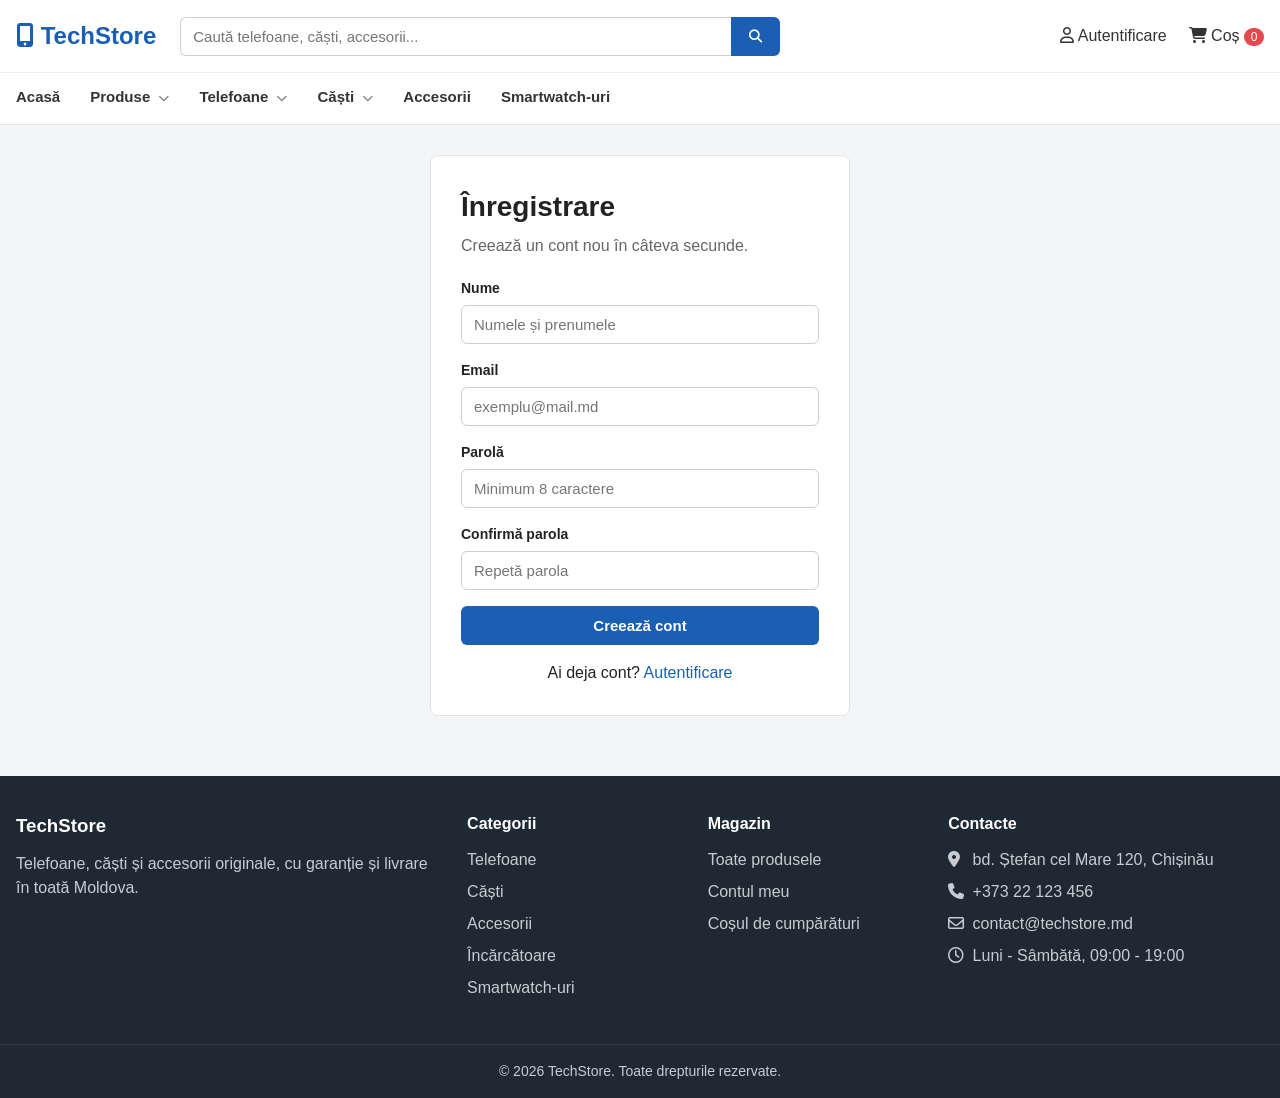
<file: pages/register.html>
<!DOCTYPE html>
<html lang="ro">
<head>
    <meta charset="UTF-8">
    <meta name="viewport" content="width=device-width, initial-scale=1.0">
    <title>Înregistrare - TechStore</title>
    <link rel="stylesheet" href="https://cdnjs.cloudflare.com/ajax/libs/font-awesome/6.5.1/css/all.min.css">
    <link rel="stylesheet" href="../public/css/style.css">
</head>
<body>
<header class="header">
    <div class="container header-top">
        <a href="index.html" class="logo"><i class="fa-solid fa-mobile-screen-button"></i> TechStore</a>

        <form class="search" action="product.html">
            <input type="text" name="q" id="search-input" placeholder="Caută telefoane, căști, accesorii..." autocomplete="off">
            <button type="submit" aria-label="Căutare"><i class="fa-solid fa-magnifying-glass"></i></button>
        </form>

        <div class="header-icons">
            <a href="login.html" id="account-link"><i class="fa-regular fa-user"></i> <span>Autentificare</span></a>
            <a href="account.html#cart" class="cart-link">
                <i class="fa-solid fa-cart-shopping"></i> <span>Coș</span>
                <span class="cart-count" id="cart-count">0</span>
            </a>
            <button type="button" class="menu-btn" id="menu-btn" aria-label="Meniu"><i class="fa-solid fa-bars"></i></button>
        </div>
    </div>

    <nav class="nav" id="nav">
        <div class="container nav-list">
            <a href="index.html" class="nav-link" data-page="home">Acasă</a>

            <div class="nav-item">
                <a href="product.html" class="nav-link" data-page="products">Produse <i class="fa-solid fa-chevron-down"></i></a>
                <div class="dropdown">
                    <div class="container dropdown-content">
                        <div class="dropdown-col">
                            <h4>Categorii</h4>
                            <a href="product.html">Toate produsele</a>
                            <a href="category.html?c=Telefoane">Telefoane</a>
                            <a href="category.html?c=Căști">Căști</a>
                            <a href="category.html?c=Accesorii">Accesorii</a>
                            <a href="category.html?c=Încărcătoare">Încărcătoare</a>
                            <a href="category.html?c=Smartwatch-uri">Smartwatch-uri</a>
                        </div>
                    </div>
                </div>
            </div>

            <div class="nav-item">
                <a href="category.html?c=Telefoane" class="nav-link" data-page="Telefoane">Telefoane <i class="fa-solid fa-chevron-down"></i></a>
                <div class="dropdown">
                    <div class="container dropdown-content">
                        <div class="dropdown-col">
                            <h4>Branduri</h4>
                            <a href="category.html?c=Telefoane&amp;brand=Apple">Apple</a>
                            <a href="category.html?c=Telefoane&amp;brand=Samsung">Samsung</a>
                            <a href="category.html?c=Telefoane&amp;brand=Xiaomi">Xiaomi</a>
                            <a href="category.html?c=Telefoane&amp;brand=Google">Google</a>
                            <a href="category.html?c=Telefoane&amp;brand=OnePlus">OnePlus</a>
                        </div>
                        <div class="dropdown-col">
                            <h4>Memorie</h4>
                            <a href="category.html?c=Telefoane&amp;memory=64%20GB">64 GB</a>
                            <a href="category.html?c=Telefoane&amp;memory=128%20GB">128 GB</a>
                            <a href="category.html?c=Telefoane&amp;memory=256%20GB">256 GB</a>
                            <a href="category.html?c=Telefoane&amp;memory=512%20GB">512 GB</a>
                            <a href="category.html?c=Telefoane&amp;memory=1%20TB">1 TB</a>
                        </div>
                        <div class="dropdown-col">
                            <h4>Telefoane</h4>
                            <a href="category.html?c=Telefoane">Toate telefoanele</a>
                            <a href="category.html?c=Accesorii">Huse și sticle de protecție</a>
                            <a href="category.html?c=Încărcătoare">Încărcătoare</a>
                        </div>
                    </div>
                </div>
            </div>

            <div class="nav-item">
                <a href="category.html?c=Căști" class="nav-link" data-page="Căști">Căști <i class="fa-solid fa-chevron-down"></i></a>
                <div class="dropdown">
                    <div class="container dropdown-content">
                        <div class="dropdown-col">
                            <h4>Tip</h4>
                            <a href="category.html?c=Căști&amp;type=In-ear">In-ear</a>
                            <a href="category.html?c=Căști&amp;type=Over-ear">Over-ear</a>
                        </div>
                        <div class="dropdown-col">
                            <h4>Branduri</h4>
                            <a href="category.html?c=Căști&amp;brand=Apple">Apple</a>
                            <a href="category.html?c=Căști&amp;brand=Samsung">Samsung</a>
                            <a href="category.html?c=Căști&amp;brand=Sony">Sony</a>
                        </div>
                        <div class="dropdown-col">
                            <h4>Căști</h4>
                            <a href="category.html?c=Căști">Toate căștile</a>
                        </div>
                    </div>
                </div>
            </div>

            <a href="category.html?c=Accesorii" class="nav-link" data-page="Accesorii">Accesorii</a>
            <a href="category.html?c=Smartwatch-uri" class="nav-link" data-page="Smartwatch-uri">Smartwatch-uri</a>
        </div>
    </nav>
</header>

<main class="container section">
    <form class="form-box" id="register-form">
        <h1>Înregistrare</h1>
        <p class="form-text">Creează un cont nou în câteva secunde.</p>

        <div class="form-error" id="form-error" hidden></div>

        <label for="name">Nume</label>
        <input type="text" id="name" name="name" maxlength="100" placeholder="Numele și prenumele" required>

        <label for="email">Email</label>
        <input type="email" id="email" name="email" placeholder="exemplu@mail.md" required>

        <label for="password">Parolă</label>
        <input type="password" id="password" name="password" minlength="8" placeholder="Minimum 8 caractere" required>

        <label for="password_confirm">Confirmă parola</label>
        <input type="password" id="password_confirm" name="password_confirm" minlength="8" placeholder="Repetă parola" required>

        <button type="submit" class="btn btn-primary btn-full">Creează cont</button>

        <p class="form-link">Ai deja cont? <a href="login.html">Autentificare</a></p>
    </form>
</main>

<footer class="footer">
    <div class="container footer-content">
        <div>
            <h3>TechStore</h3>
            <p>Telefoane, căști și accesorii originale, cu garanție și livrare în toată Moldova.</p>
        </div>
        <div>
            <h4>Categorii</h4>
            <a href="category.html?c=Telefoane">Telefoane</a>
            <a href="category.html?c=Căști">Căști</a>
            <a href="category.html?c=Accesorii">Accesorii</a>
            <a href="category.html?c=Încărcătoare">Încărcătoare</a>
            <a href="category.html?c=Smartwatch-uri">Smartwatch-uri</a>
        </div>
        <div>
            <h4>Magazin</h4>
            <a href="product.html">Toate produsele</a>
            <a href="account.html">Contul meu</a>
            <a href="account.html#cart">Coșul de cumpărături</a>
        </div>
        <div>
            <h4>Contacte</h4>
            <p><i class="fa-solid fa-location-dot"></i> bd. Ștefan cel Mare 120, Chișinău</p>
            <p><i class="fa-solid fa-phone"></i> +373 22 123 456</p>
            <p><i class="fa-regular fa-envelope"></i> contact@techstore.md</p>
            <p><i class="fa-regular fa-clock"></i> Luni - Sâmbătă, 09:00 - 19:00</p>
        </div>
    </div>
    <div class="footer-bottom">&copy; 2026 TechStore. Toate drepturile rezervate.</div>
</footer>

<div class="message" id="message" hidden></div>

<script src="../public/js/index.js"></script>
<script src="../public/js/register.js"></script>
</body>
</html>
</file>
<file: public/css/style.css>
* {
    box-sizing: border-box;
}

body {
    margin: 0;
    font-family: Arial, Helvetica, sans-serif;
    font-size: 16px;
    line-height: 1.5;
    color: #222;
    background: #f4f5f7;
    display: flex;
    flex-direction: column;
    min-height: 100vh;
}

main {
    flex: 1;
}

main,
.footer {
    transition: filter 0.2s;
}

img {
    max-width: 100%;
}

a {
    color: #1a5fb4;
    text-decoration: none;
}

a:hover {
    text-decoration: underline;
}

h1 {
    font-size: 28px;
    margin: 0 0 20px;
}

h2 {
    font-size: 22px;
    margin: 0 0 16px;
}

[hidden] {
    display: none !important;
}

.container {
    width: 100%;
    max-width: 1320px;
    margin: 0 auto;
    padding: 0 16px;
}

.section {
    padding-top: 30px;
    padding-bottom: 30px;
}

.btn {
    display: inline-block;
    padding: 10px 18px;
    border: 1px solid transparent;
    border-radius: 6px;
    font-size: 15px;
    font-weight: bold;
    cursor: pointer;
    text-align: center;
}

.btn:hover {
    text-decoration: none;
}

.btn:disabled {
    background: #c3c8cf;
    border-color: #c3c8cf;
    color: #fff;
    cursor: not-allowed;
}

.btn-primary {
    background: #1a5fb4;
    color: #fff;
}

.btn-primary:hover {
    background: #154c91;
}

.btn-outline {
    background: #fff;
    color: #1a5fb4;
    border-color: #1a5fb4;
}

.btn-outline:hover {
    background: #eef4fc;
}

.btn-full {
    width: 100%;
}

.header {
    position: relative;
    z-index: 100;
    background: #fff;
    border-bottom: 1px solid #e2e4e8;
}

.header-top {
    display: flex;
    align-items: center;
    gap: 24px;
    height: 72px;
}

.logo {
    font-size: 24px;
    font-weight: bold;
    color: #1a5fb4;
    white-space: nowrap;
}

.logo:hover {
    text-decoration: none;
}

.search {
    flex: 1;
    display: flex;
    max-width: 600px;
}

.search input {
    flex: 1;
    min-width: 0;
    padding: 10px 12px;
    border: 1px solid #ccd0d6;
    border-right: none;
    border-radius: 6px 0 0 6px;
    font-size: 15px;
}

.search input:focus {
    outline: none;
    border-color: #1a5fb4;
}

.search button {
    padding: 0 18px;
    border: none;
    border-radius: 0 6px 6px 0;
    background: #1a5fb4;
    color: #fff;
    cursor: pointer;
}

.header-icons {
    display: flex;
    align-items: center;
    gap: 22px;
    margin-left: auto;
}

.header-icons a {
    color: #333;
    white-space: nowrap;
}

.cart-count {
    display: inline-block;
    min-width: 20px;
    padding: 0 6px;
    border-radius: 10px;
    background: #e5484d;
    color: #fff;
    font-size: 12px;
    text-align: center;
}

.menu-btn {
    display: none;
    border: none;
    background: none;
    font-size: 22px;
    cursor: pointer;
}

.nav {
    position: relative;
    border-top: 1px solid #eceef1;
}

.nav-list {
    display: flex;
    gap: 30px;
}

.nav-link {
    display: block;
    padding: 13px 0;
    color: #333;
    font-weight: bold;
    font-size: 15px;
    border-bottom: 2px solid transparent;
}

.nav-link i {
    margin-left: 4px;
    font-size: 11px;
    color: #888;
}

.nav-link:hover,
.nav-link.active,
.nav-item:hover .nav-link {
    color: #1a5fb4;
    border-bottom-color: #1a5fb4;
    text-decoration: none;
}

.dropdown {
    display: none;
    position: absolute;
    top: 100%;
    left: 0;
    right: 0;
    background: #fff;
    border-top: 1px solid #e2e4e8;
    border-bottom: 1px solid #e2e4e8;
    box-shadow: 0 8px 16px rgba(0, 0, 0, 0.08);
}

.nav-item:hover .dropdown {
    display: block;
}

.dropdown-content {
    display: flex;
    gap: 60px;
    padding-top: 22px;
    padding-bottom: 22px;
}

.dropdown-col h4 {
    margin: 0 0 10px;
    font-size: 13px;
    color: #888;
    text-transform: uppercase;
}

.dropdown-col a {
    display: block;
    padding: 4px 0;
    color: #333;
}

.dropdown-col a:hover {
    color: #1a5fb4;
}

body:has(.nav-item:hover) main,
body:has(.nav-item:hover) .footer {
    filter: blur(3px);
}

.banner {
    background: #e8f0fb;
}

.banner-content {
    display: flex;
    align-items: center;
    justify-content: space-between;
    gap: 30px;
    padding-top: 40px;
    padding-bottom: 40px;
}

.banner-text {
    max-width: 620px;
}

.banner-label {
    display: inline-block;
    margin-bottom: 12px;
    padding: 3px 10px;
    border-radius: 4px;
    background: #e5484d;
    color: #fff;
    font-size: 13px;
    font-weight: bold;
}

.banner-text h1 {
    font-size: 38px;
    margin-bottom: 12px;
}

.banner-text p {
    margin: 0 0 24px;
    color: #444;
}

.banner-buttons {
    display: flex;
    flex-wrap: wrap;
    gap: 12px;
}

.banner-image {
    width: 240px;
}

.categories {
    display: grid;
    grid-template-columns: repeat(5, 1fr);
    gap: 16px;
}

.category-card {
    display: flex;
    flex-direction: column;
    align-items: center;
    gap: 10px;
    padding: 22px 10px;
    background: #fff;
    border: 1px solid #e2e4e8;
    border-radius: 8px;
    color: #333;
    font-weight: bold;
}

.category-card i {
    font-size: 30px;
    color: #1a5fb4;
}

.category-card:hover {
    border-color: #1a5fb4;
    text-decoration: none;
}

.brands {
    display: flex;
    flex-wrap: wrap;
    gap: 12px;
}

.brands a {
    padding: 12px 28px;
    background: #fff;
    border: 1px solid #e2e4e8;
    border-radius: 6px;
    color: #333;
    font-weight: bold;
}

.brands a:hover {
    border-color: #1a5fb4;
    color: #1a5fb4;
    text-decoration: none;
}

.features {
    display: grid;
    grid-template-columns: repeat(4, 1fr);
    gap: 16px;
    padding-bottom: 20px;
}

.feature {
    display: flex;
    align-items: center;
    gap: 14px;
    padding: 16px;
    background: #fff;
    border: 1px solid #e2e4e8;
    border-radius: 8px;
}

.feature i {
    font-size: 24px;
    color: #1a5fb4;
}

.feature strong,
.feature span {
    display: block;
}

.feature span {
    font-size: 14px;
    color: #666;
}

.section-title {
    display: flex;
    align-items: center;
    justify-content: space-between;
    margin-bottom: 16px;
}

.section-title h2 {
    margin: 0;
}

.product-grid {
    display: grid;
    grid-template-columns: repeat(auto-fill, minmax(230px, 1fr));
    gap: 18px;
}

.product-card {
    display: flex;
    flex-direction: column;
    background: #fff;
    border: 1px solid #e2e4e8;
    border-radius: 8px;
    overflow: hidden;
}

.product-card:hover {
    box-shadow: 0 4px 12px rgba(0, 0, 0, 0.08);
}

.product-image {
    display: flex;
    align-items: center;
    justify-content: center;
    height: 200px;
    padding: 16px;
    background: #f7f8fa;
}

.product-image img {
    height: 100%;
}

.product-info {
    display: flex;
    flex-direction: column;
    flex: 1;
    padding: 14px 16px 16px;
}

.product-category {
    font-size: 13px;
    color: #777;
    text-transform: uppercase;
}

.product-info h3 {
    font-size: 17px;
    margin: 4px 0 4px;
}

.product-info h3 a {
    color: #222;
}

.product-extra {
    margin: 0 0 6px;
    font-size: 14px;
    color: #555;
}

.product-extra i {
    color: #888;
}

.stock {
    font-size: 13px;
    font-weight: bold;
    color: #2b8a3e;
}

.stock.low {
    color: #d9480f;
}

.stock.out {
    color: #c92a2a;
}

.product-price {
    margin: 8px 0 14px;
    font-size: 20px;
    font-weight: bold;
    color: #1a5fb4;
}

.product-buttons {
    display: flex;
    gap: 8px;
    margin-top: auto;
}

.product-buttons .btn {
    flex: 1;
    padding: 9px 10px;
}

.empty {
    grid-column: 1 / -1;
    color: #666;
}

.breadcrumbs {
    margin: 0 0 16px;
    color: #666;
}

.page-head {
    display: flex;
    align-items: baseline;
    gap: 16px;
    margin-bottom: 20px;
}

.page-head h1 {
    margin: 0;
}

.products-count {
    color: #666;
}

.catalog {
    display: grid;
    grid-template-columns: 250px 1fr;
    gap: 24px;
    align-items: start;
}

.catalog-main {
    min-width: 0;
}

.sidebar {
    padding: 18px;
    background: #fff;
    border: 1px solid #e2e4e8;
    border-radius: 8px;
}

.sidebar-title {
    margin: 0 0 14px;
    font-size: 18px;
}

.filter-box {
    padding: 12px 0;
    border-top: 1px solid #eceef1;
}

.filter-box h4 {
    margin: 0 0 8px;
    font-size: 15px;
}

.check {
    display: flex;
    align-items: center;
    gap: 8px;
    padding: 3px 0;
    font-size: 15px;
    cursor: pointer;
}

.sidebar .btn {
    margin-top: 10px;
}

.toolbar {
    display: flex;
    align-items: center;
    justify-content: flex-end;
    gap: 10px;
    margin-bottom: 16px;
}

.toolbar select {
    padding: 8px 10px;
    border: 1px solid #ccd0d6;
    border-radius: 6px;
    background: #fff;
    font-size: 15px;
}

.details {
    display: grid;
    grid-template-columns: 1fr 1fr;
    gap: 40px;
    padding: 30px;
    background: #fff;
    border: 1px solid #e2e4e8;
    border-radius: 8px;
}

.details-image {
    display: flex;
    align-items: center;
    justify-content: center;
    padding: 30px;
    background: #f7f8fa;
    border-radius: 8px;
}

.details-image img {
    height: 340px;
}

.details-info h1 {
    margin: 6px 0 8px;
}

.details-price {
    margin: 10px 0 16px;
    font-size: 30px;
    font-weight: bold;
    color: #1a5fb4;
}

.details-description {
    color: #444;
}

.details-specs {
    list-style: none;
    padding: 0;
    margin: 18px 0 22px;
    border-top: 1px solid #eceef1;
}

.details-specs li {
    display: flex;
    padding: 8px 0;
    border-bottom: 1px solid #eceef1;
}

.details-specs span {
    width: 150px;
    color: #777;
}

.details-list {
    list-style: none;
    padding: 0;
    margin: 20px 0 0;
    color: #555;
}

.details-list li {
    margin-bottom: 6px;
}

.details-list i {
    width: 22px;
    color: #1a5fb4;
}

.similar {
    margin-top: 36px;
}

.form-box {
    max-width: 420px;
    margin: 0 auto;
    padding: 30px;
    background: #fff;
    border: 1px solid #e2e4e8;
    border-radius: 8px;
}

.form-box h1 {
    margin-bottom: 6px;
}

.form-text {
    margin: 0 0 20px;
    color: #666;
}

.form-box label {
    display: block;
    margin-bottom: 6px;
    font-weight: bold;
    font-size: 14px;
}

.form-box input {
    width: 100%;
    margin-bottom: 16px;
    padding: 10px 12px;
    border: 1px solid #ccd0d6;
    border-radius: 6px;
    font-size: 15px;
}

.form-box input:focus {
    outline: none;
    border-color: #1a5fb4;
}

.form-error {
    margin-bottom: 16px;
    padding: 10px 12px;
    border: 1px solid #f1b8ba;
    border-radius: 6px;
    background: #fdecec;
    color: #b42318;
}

.form-link {
    margin: 16px 0 0;
    text-align: center;
}

.account {
    display: grid;
    grid-template-columns: 1fr 2fr;
    gap: 20px;
    align-items: start;
}

.box {
    padding: 24px;
    background: #fff;
    border: 1px solid #e2e4e8;
    border-radius: 8px;
}

.box h2 i {
    color: #1a5fb4;
}

.box p {
    margin: 0 0 12px;
}

.label {
    display: block;
    font-size: 13px;
    color: #777;
}

.cart-item {
    display: flex;
    align-items: center;
    gap: 14px;
    padding: 12px 0;
    border-bottom: 1px solid #eceef1;
}

.cart-item img {
    width: 56px;
    height: 56px;
    padding: 4px;
    background: #f7f8fa;
    border-radius: 6px;
}

.cart-item-info {
    flex: 1;
}

.cart-item-info a,
.cart-item-info span {
    display: block;
}

.cart-item-info span {
    font-size: 14px;
    color: #666;
}

.remove-btn {
    border: none;
    background: none;
    color: #999;
    cursor: pointer;
    font-size: 16px;
}

.remove-btn:hover {
    color: #e5484d;
}

.cart-total {
    display: flex;
    justify-content: space-between;
    margin-top: 16px;
    font-size: 20px;
}

.footer {
    margin-top: 30px;
    background: #1f2933;
    color: #c7ccd3;
}

.footer-content {
    display: grid;
    grid-template-columns: 2fr 1fr 1fr 1.5fr;
    gap: 30px;
    padding-top: 36px;
    padding-bottom: 36px;
}

.footer h3,
.footer h4 {
    margin: 0 0 12px;
    color: #fff;
}

.footer p {
    margin: 0 0 8px;
}

.footer a {
    display: block;
    margin-bottom: 8px;
    color: #c7ccd3;
}

.footer i {
    width: 20px;
}

.footer-bottom {
    padding: 16px;
    border-top: 1px solid #333d48;
    font-size: 14px;
    text-align: center;
}

.message {
    position: fixed;
    right: 20px;
    bottom: 20px;
    z-index: 200;
    padding: 12px 18px;
    border-radius: 6px;
    background: #2b8a3e;
    color: #fff;
}

@media (max-width: 1000px) {
    .categories {
        grid-template-columns: repeat(3, 1fr);
    }

    .features {
        grid-template-columns: repeat(2, 1fr);
    }

    .catalog,
    .details,
    .account {
        grid-template-columns: 1fr;
    }

    .details-image img {
        height: 240px;
    }

    .footer-content {
        grid-template-columns: 1fr 1fr;
    }
}

@media (max-width: 700px) {
    .header-top {
        flex-wrap: wrap;
        gap: 12px;
        height: auto;
        padding-top: 12px;
        padding-bottom: 12px;
    }

    .search {
        order: 3;
        max-width: none;
        flex-basis: 100%;
    }

    .header-icons {
        gap: 14px;
    }

    .header-icons span:not(.cart-count) {
        display: none;
    }

    .menu-btn {
        display: block;
    }

    .nav {
        display: none;
    }

    .nav.open {
        display: block;
    }

    .nav-list {
        flex-direction: column;
        gap: 0;
    }

    .nav-link i,
    .nav-item:hover .dropdown {
        display: none;
    }

    body:has(.nav-item:hover) main,
    body:has(.nav-item:hover) .footer {
        filter: none;
    }

    .banner-content {
        flex-direction: column-reverse;
        text-align: center;
    }

    .banner-buttons {
        justify-content: center;
    }

    .banner-text h1 {
        font-size: 28px;
    }

    .banner-image {
        width: 140px;
    }

    .categories {
        grid-template-columns: repeat(2, 1fr);
    }

    .features,
    .footer-content {
        grid-template-columns: 1fr;
    }

    .details {
        padding: 18px;
    }

    .message {
        left: 16px;
        right: 16px;
        text-align: center;
    }
}
</file>
